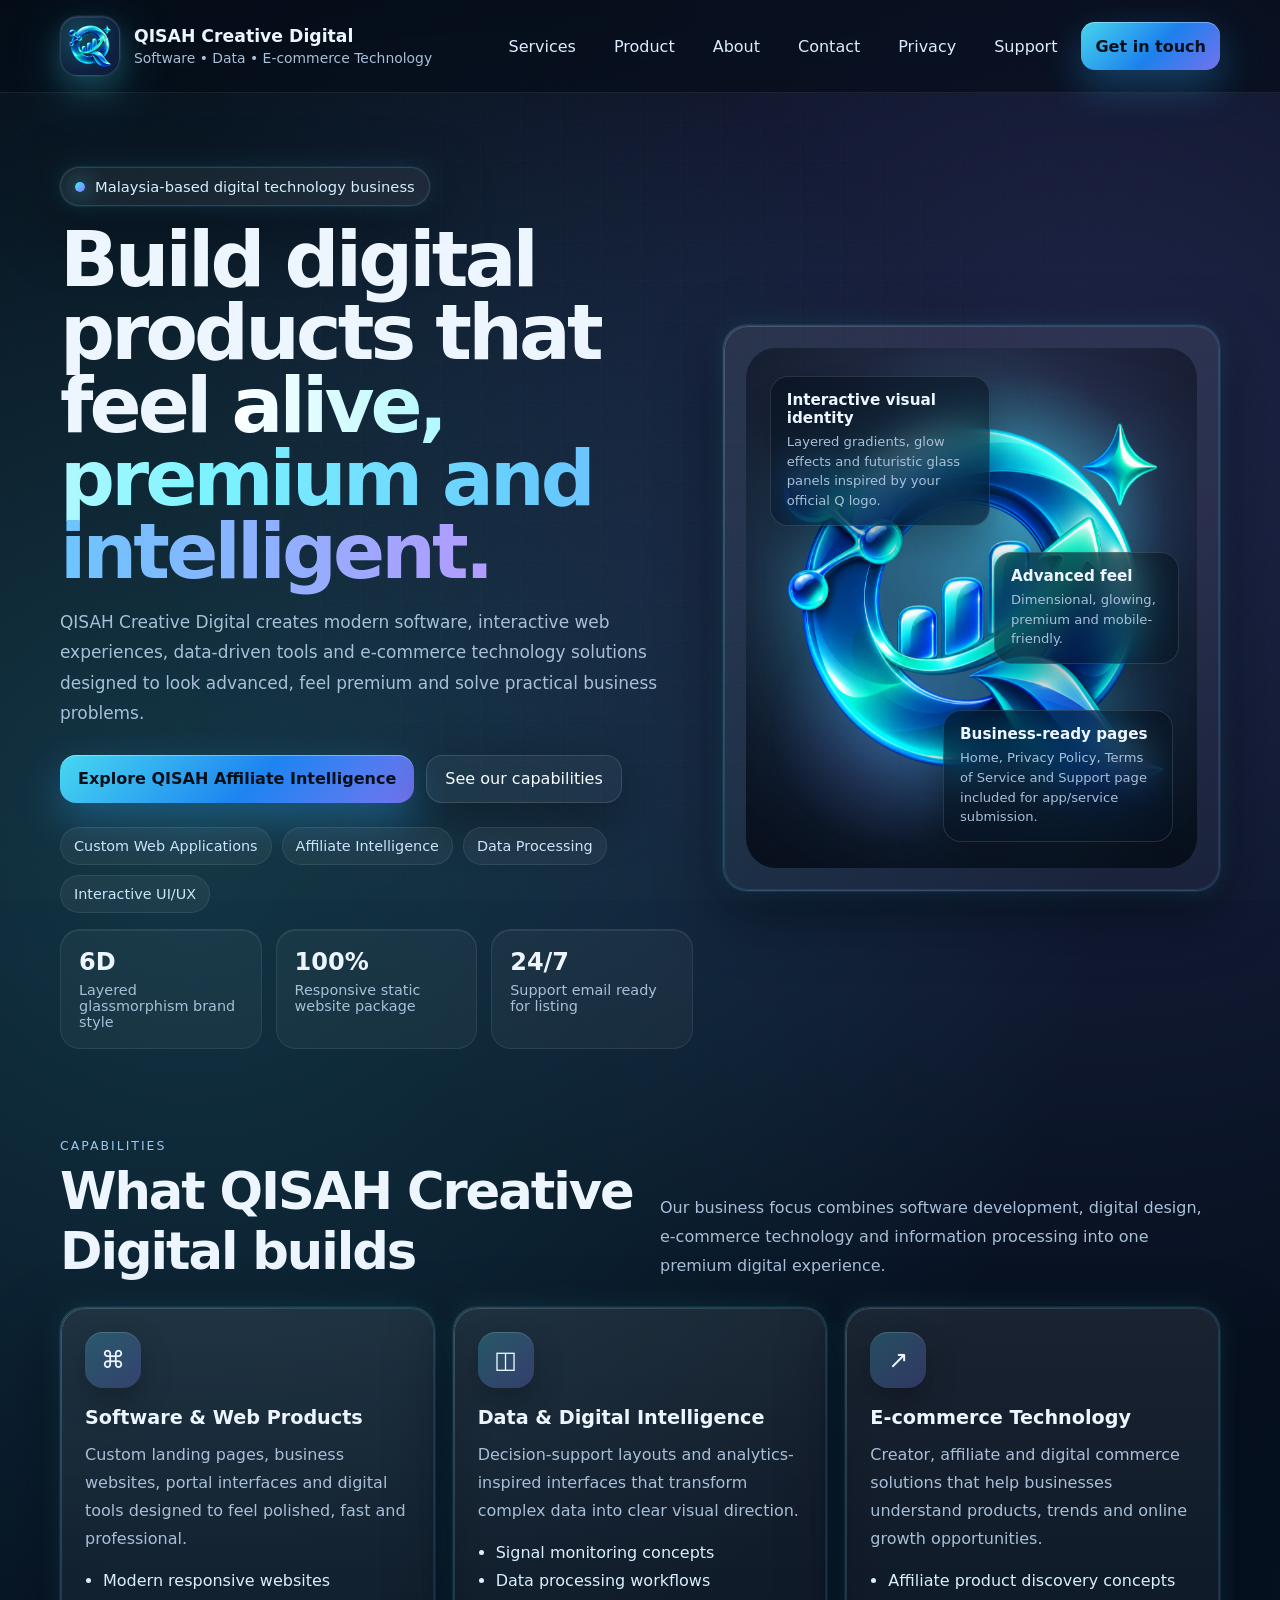
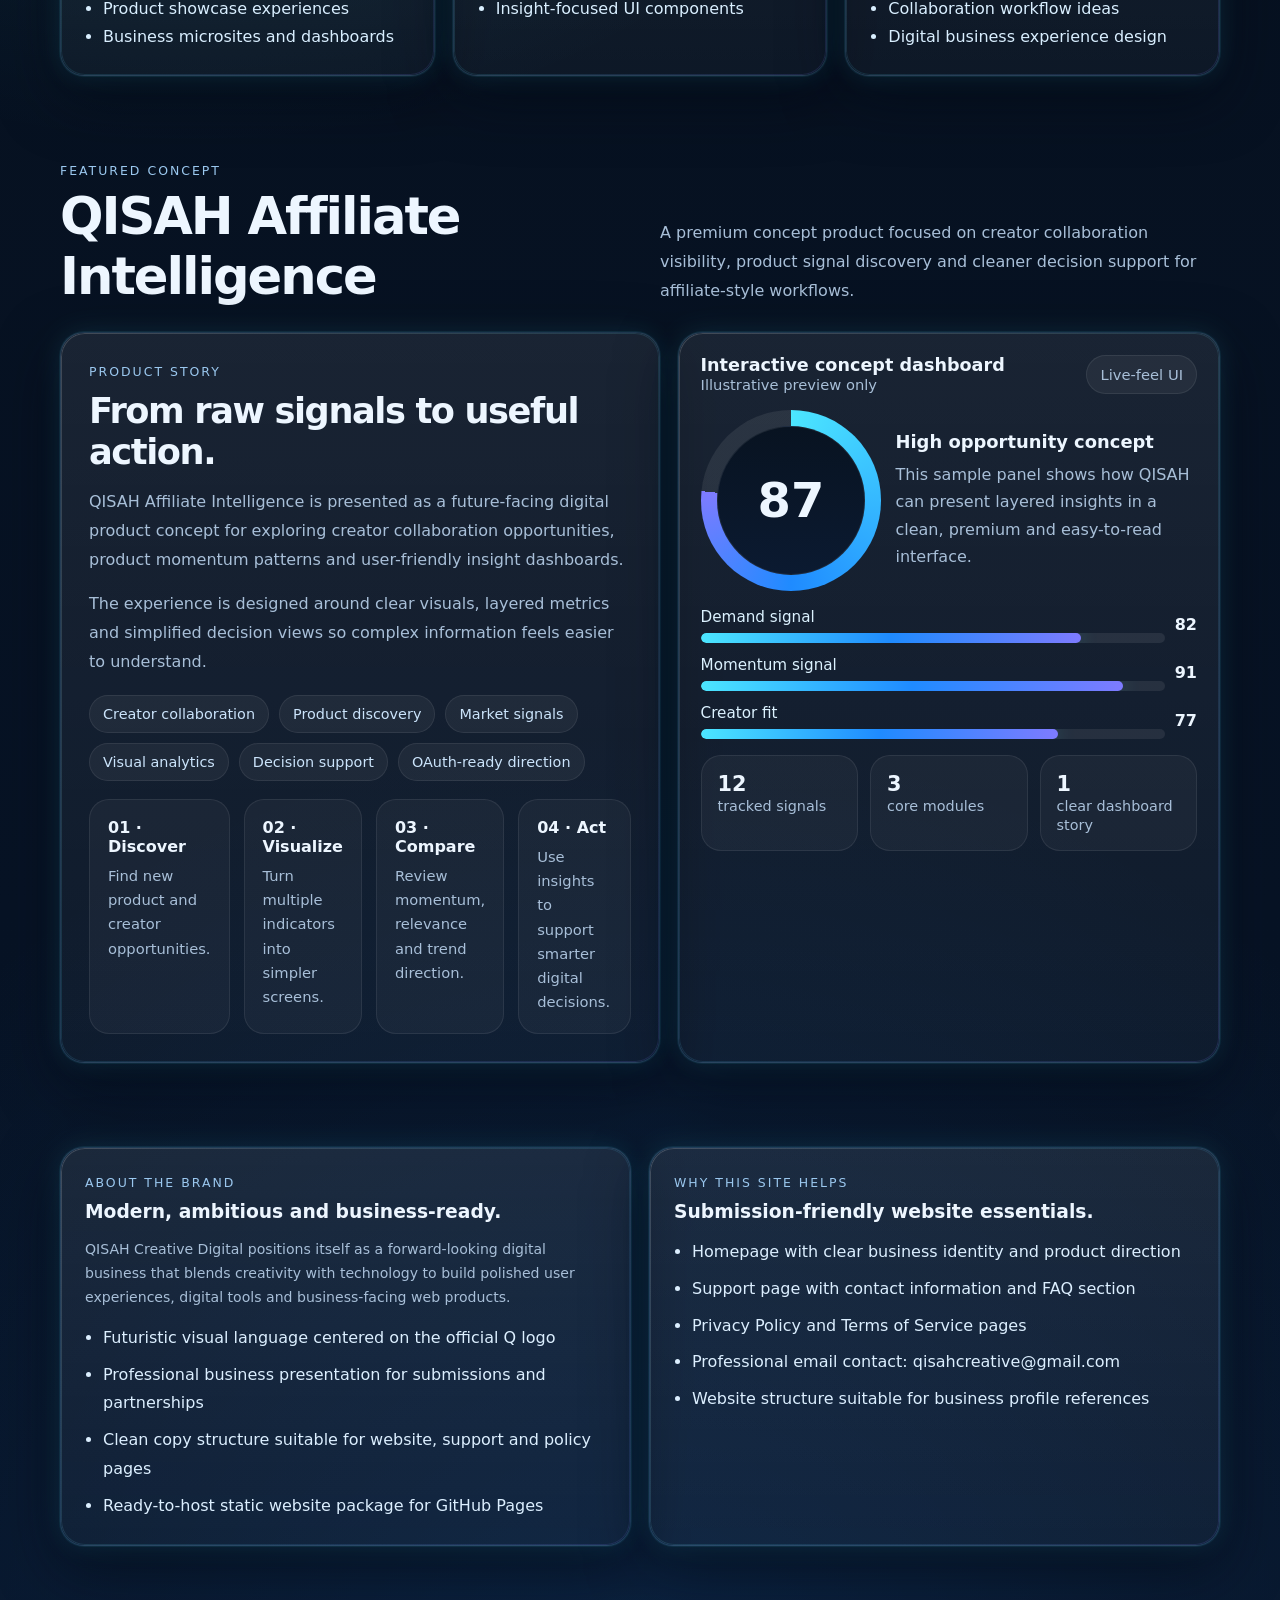
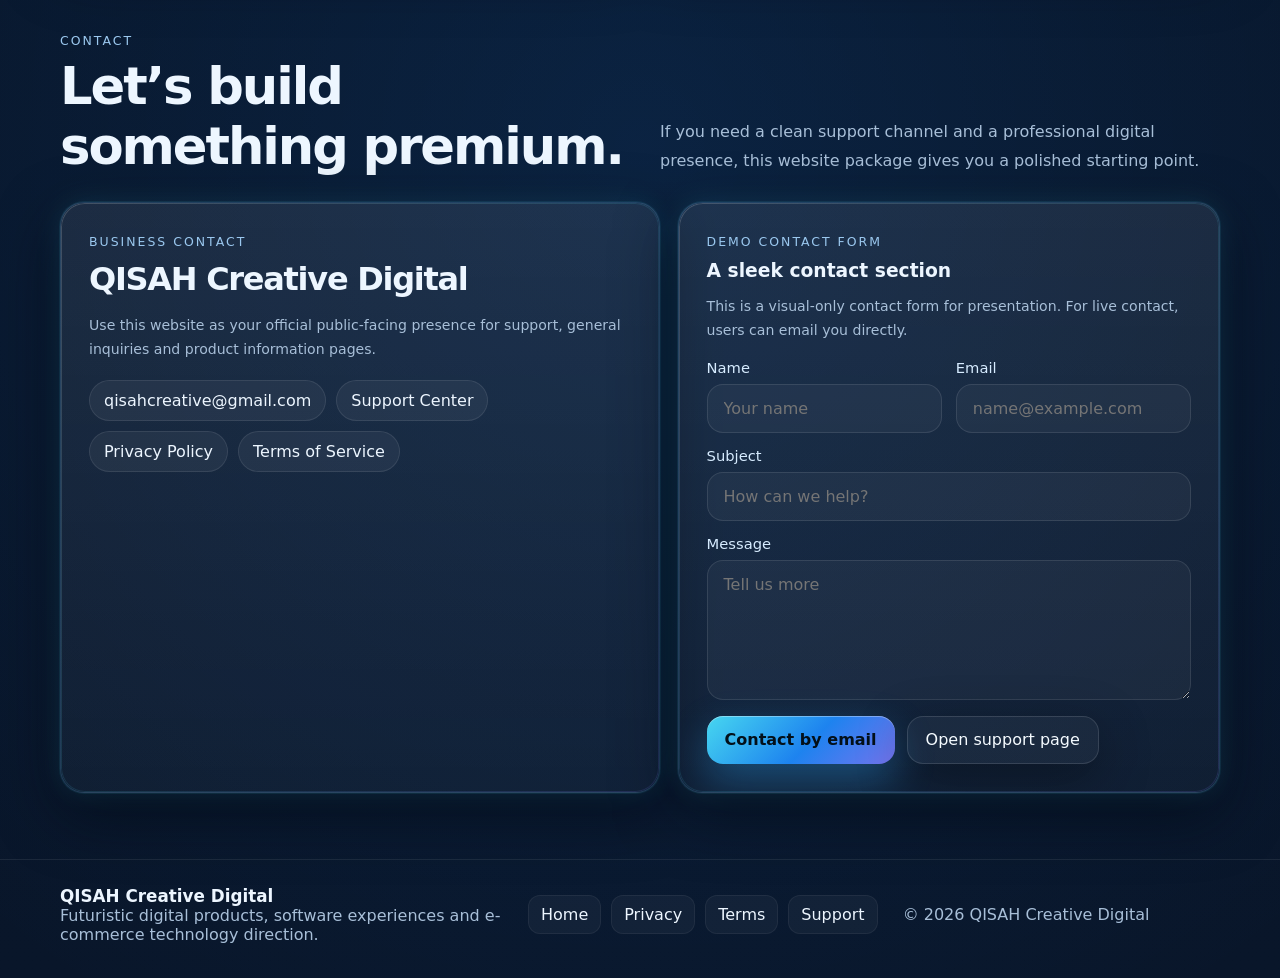
<file: index.html>
<!doctype html>
<html lang="en">
<head>
  <meta charset="utf-8">
  <meta name="viewport" content="width=device-width, initial-scale=1">
  <meta name="description" content="QISAH Creative Digital builds modern software, e-commerce technology, digital products and affiliate intelligence experiences.">
  <meta name="theme-color" content="#071325">
  <title>QISAH Creative Digital — Futuristic Digital Product Studio</title>
  <link rel="icon" href="assets/qisah-logo-v4.png">
  <link rel="stylesheet" href="styles-v4.css">
</head>
<body>
<div class="bg-grid" aria-hidden="true"></div>
<div class="noise" aria-hidden="true"></div>
<a class="skip-link" href="#main">Skip to content</a>
<header>
  <div class="site-shell nav">
    <a class="brand" href="index.html" aria-label="QISAH Creative Digital home">
      <img src="assets/qisah-logo-v4.png" alt="QISAH logo">
      <span class="brand-title">
        <strong>QISAH Creative Digital</strong>
        <span>Software • Data • E-commerce Technology</span>
      </span>
    </a>

    <button class="menu-btn" type="button" data-menu aria-expanded="false" aria-label="Open navigation">Menu</button>

    <nav class="nav-links" data-nav aria-label="Primary navigation">
      <a href="#services">Services</a>
      <a href="#product">Product</a>
      <a href="#about">About</a>
      <a href="#contact">Contact</a>
      <a href="privacy.html">Privacy</a>
      <a href="support.html">Support</a>
      <a class="btn primary" href="mailto:qisahcreative@gmail.com">Get in touch</a>
    </nav>
  </div>
</header>

<main id="main">
  <section class="site-shell hero">
    <div class="reveal">
      <span class="badge"><span class="dot"></span> Malaysia-based digital technology business</span>
      <h1>Build digital products that feel <span class="gradient-text">alive, premium and intelligent.</span></h1>
      <p>QISAH Creative Digital creates modern software, interactive web experiences, data-driven tools and e-commerce technology solutions designed to look advanced, feel premium and solve practical business problems.</p>
      <div class="hero-actions">
        <a class="btn primary" href="#product">Explore QISAH Affiliate Intelligence</a>
        <a class="btn secondary" href="#services">See our capabilities</a>
      </div>
      <div class="trust-line" aria-label="Core capabilities">
        <span>Custom Web Applications</span>
        <span>Affiliate Intelligence</span>
        <span>Data Processing</span>
        <span>Interactive UI/UX</span>
      </div>
      <div class="glass-stats">
        <div class="mini-card reveal"><b>6D</b><span>Layered glassmorphism brand style</span></div>
        <div class="mini-card reveal"><b>100%</b><span>Responsive static website package</span></div>
        <div class="mini-card reveal"><b>24/7</b><span>Support email ready for listing</span></div>
      </div>
    </div>

    <div class="card hero-visual reveal">
      <div class="logo-stage tilt" aria-label="Dimensional QISAH logo concept">
        <div class="hero-logo-wrap">
          <img src="assets/qisah-logo-v4.png" alt="QISAH Creative Digital dimensional logo">
        </div>
        <div class="floating-card float-one">
          <strong>Interactive visual identity</strong>
          <small>Layered gradients, glow effects and futuristic glass panels inspired by your official Q logo.</small>
        </div>
        <div class="floating-card float-two">
          <strong>Business-ready pages</strong>
          <small>Home, Privacy Policy, Terms of Service and Support page included for app/service submission.</small>
        </div>
        <div class="floating-card float-three">
          <strong>Advanced feel</strong>
          <small>Dimensional, glowing, premium and mobile-friendly.</small>
        </div>
      </div>
    </div>
  </section>

  <section id="services" class="site-shell block">
    <div class="section-head reveal">
      <div>
        <span class="kicker">Capabilities</span>
        <h2>What QISAH Creative Digital builds</h2>
      </div>
      <p>Our business focus combines software development, digital design, e-commerce technology and information processing into one premium digital experience.</p>
    </div>

    <div class="grid-3">
      <article class="card feature-card tilt reveal">
        <div class="icon" aria-hidden="true">⌘</div>
        <h3>Software & Web Products</h3>
        <p>Custom landing pages, business websites, portal interfaces and digital tools designed to feel polished, fast and professional.</p>
        <ul>
          <li>Modern responsive websites</li>
          <li>Product showcase experiences</li>
          <li>Business microsites and dashboards</li>
        </ul>
      </article>

      <article class="card feature-card tilt reveal">
        <div class="icon" aria-hidden="true">◫</div>
        <h3>Data & Digital Intelligence</h3>
        <p>Decision-support layouts and analytics-inspired interfaces that transform complex data into clear visual direction.</p>
        <ul>
          <li>Signal monitoring concepts</li>
          <li>Data processing workflows</li>
          <li>Insight-focused UI components</li>
        </ul>
      </article>

      <article class="card feature-card tilt reveal">
        <div class="icon" aria-hidden="true">↗</div>
        <h3>E-commerce Technology</h3>
        <p>Creator, affiliate and digital commerce solutions that help businesses understand products, trends and online growth opportunities.</p>
        <ul>
          <li>Affiliate product discovery concepts</li>
          <li>Collaboration workflow ideas</li>
          <li>Digital business experience design</li>
        </ul>
      </article>
    </div>
  </section>

  <section id="product" class="site-shell block">
    <div class="section-head reveal">
      <div>
        <span class="kicker">Featured concept</span>
        <h2>QISAH Affiliate Intelligence</h2>
      </div>
      <p>A premium concept product focused on creator collaboration visibility, product signal discovery and cleaner decision support for affiliate-style workflows.</p>
    </div>

    <div class="product-grid">
      <article class="card product-story reveal">
        <span class="kicker">Product story</span>
        <h2>From raw signals to useful action.</h2>
        <p>QISAH Affiliate Intelligence is presented as a future-facing digital product concept for exploring creator collaboration opportunities, product momentum patterns and user-friendly insight dashboards.</p>
        <p>The experience is designed around clear visuals, layered metrics and simplified decision views so complex information feels easier to understand.</p>
        <div class="pills">
          <span class="pill">Creator collaboration</span>
          <span class="pill">Product discovery</span>
          <span class="pill">Market signals</span>
          <span class="pill">Visual analytics</span>
          <span class="pill">Decision support</span>
          <span class="pill">OAuth-ready direction</span>
        </div>

        <div class="roadmap">
          <div class="road-step"><b>01 · Discover</b><span>Find new product and creator opportunities.</span></div>
          <div class="road-step"><b>02 · Visualize</b><span>Turn multiple indicators into simpler screens.</span></div>
          <div class="road-step"><b>03 · Compare</b><span>Review momentum, relevance and trend direction.</span></div>
          <div class="road-step"><b>04 · Act</b><span>Use insights to support smarter digital decisions.</span></div>
        </div>
      </article>

      <aside class="card dashboard reveal tilt" aria-labelledby="dashTitle">
        <div class="topline">
          <div>
            <h3 id="dashTitle">Interactive concept dashboard</h3>
            <span>Illustrative preview only</span>
          </div>
          <span class="pill">Live-feel UI</span>
        </div>

        <div class="score-panel">
          <div class="score-ring"><b>87</b></div>
          <div class="score-info">
            <strong>High opportunity concept</strong>
            <p>This sample panel shows how QISAH can present layered insights in a clean, premium and easy-to-read interface.</p>
          </div>
        </div>

        <div class="signal-list">
          <div class="signal">
            <div>
              <label>Demand signal</label>
              <div class="bar"><span style="width: 82%"></span></div>
            </div>
            <strong>82</strong>
          </div>
          <div class="signal">
            <div>
              <label>Momentum signal</label>
              <div class="bar"><span style="width: 91%"></span></div>
            </div>
            <strong>91</strong>
          </div>
          <div class="signal">
            <div>
              <label>Creator fit</label>
              <div class="bar"><span style="width: 77%"></span></div>
            </div>
            <strong>77</strong>
          </div>
        </div>

        <div class="metrics">
          <div class="metric"><b>12</b><span>tracked signals</span></div>
          <div class="metric"><b>3</b><span>core modules</span></div>
          <div class="metric"><b>1</b><span>clear dashboard story</span></div>
        </div>
      </aside>
    </div>
  </section>

  <section id="about" class="site-shell block">
    <div class="two-col">
      <article class="card list-panel reveal">
        <span class="kicker">About the brand</span>
        <h3>Modern, ambitious and business-ready.</h3>
        <p class="small-note">QISAH Creative Digital positions itself as a forward-looking digital business that blends creativity with technology to build polished user experiences, digital tools and business-facing web products.</p>
        <ul>
          <li>Futuristic visual language centered on the official Q logo</li>
          <li>Professional business presentation for submissions and partnerships</li>
          <li>Clean copy structure suitable for website, support and policy pages</li>
          <li>Ready-to-host static website package for GitHub Pages</li>
        </ul>
      </article>

      <article class="card list-panel reveal">
        <span class="kicker">Why this site helps</span>
        <h3>Submission-friendly website essentials.</h3>
        <ul>
          <li>Homepage with clear business identity and product direction</li>
          <li>Support page with contact information and FAQ section</li>
          <li>Privacy Policy and Terms of Service pages</li>
          <li>Professional email contact: qisahcreative@gmail.com</li>
          <li>Website structure suitable for business profile references</li>
        </ul>
      </article>
    </div>
  </section>

  <section id="contact" class="site-shell block">
    <div class="section-head reveal">
      <div>
        <span class="kicker">Contact</span>
        <h2>Let’s build something premium.</h2>
      </div>
      <p>If you need a clean support channel and a professional digital presence, this website package gives you a polished starting point.</p>
    </div>

    <div class="contact-grid">
      <article class="card cta-card reveal">
        <span class="kicker">Business contact</span>
        <h3 style="font-size:2rem;letter-spacing:-.04em;margin:.2rem 0 1rem">QISAH Creative Digital</h3>
        <p class="small-note">Use this website as your official public-facing presence for support, general inquiries and product information pages.</p>
        <div class="inline-links">
          <a href="mailto:qisahcreative@gmail.com">qisahcreative@gmail.com</a>
          <a href="support.html">Support Center</a>
          <a href="privacy.html">Privacy Policy</a>
          <a href="terms.html">Terms of Service</a>
        </div>
      </article>

      <article class="card form-card reveal">
        <span class="kicker">Demo contact form</span>
        <h3 style="margin:.2rem 0 0">A sleek contact section</h3>
        <p class="small-note">This is a visual-only contact form for presentation. For live contact, users can email you directly.</p>
        <div class="field-grid">
          <div class="field">
            <label for="name">Name</label>
            <input class="input" id="name" placeholder="Your name">
          </div>
          <div class="field">
            <label for="email">Email</label>
            <input class="input" id="email" type="email" placeholder="name@example.com">
          </div>
          <div class="field" style="grid-column:1 / -1">
            <label for="subject">Subject</label>
            <input class="input" id="subject" placeholder="How can we help?">
          </div>
          <div class="field" style="grid-column:1 / -1">
            <label for="message">Message</label>
            <textarea id="message" placeholder="Tell us more"></textarea>
          </div>
        </div>
        <div style="margin-top:16px;display:flex;gap:12px;flex-wrap:wrap">
          <a class="btn primary" href="mailto:qisahcreative@gmail.com">Contact by email</a>
          <a class="btn secondary" href="support.html">Open support page</a>
        </div>
      </article>
    </div>
  </section>
</main>

<footer class="footer">
  <div class="site-shell footer-grid">
    <div>
      <strong style="display:block;font-size:1.05rem">QISAH Creative Digital</strong>
      <span style="color:var(--muted)">Futuristic digital products, software experiences and e-commerce technology direction.</span>
    </div>
    <div class="footer-links">
      <a href="index.html">Home</a>
      <a href="privacy.html">Privacy</a>
      <a href="terms.html">Terms</a>
      <a href="support.html">Support</a>
    </div>
    <div style="color:var(--muted)">© <span data-year></span> QISAH Creative Digital</div>
  </div>
</footer>
<script src="script-v4.js"></script>
</body>
</html>
</file>
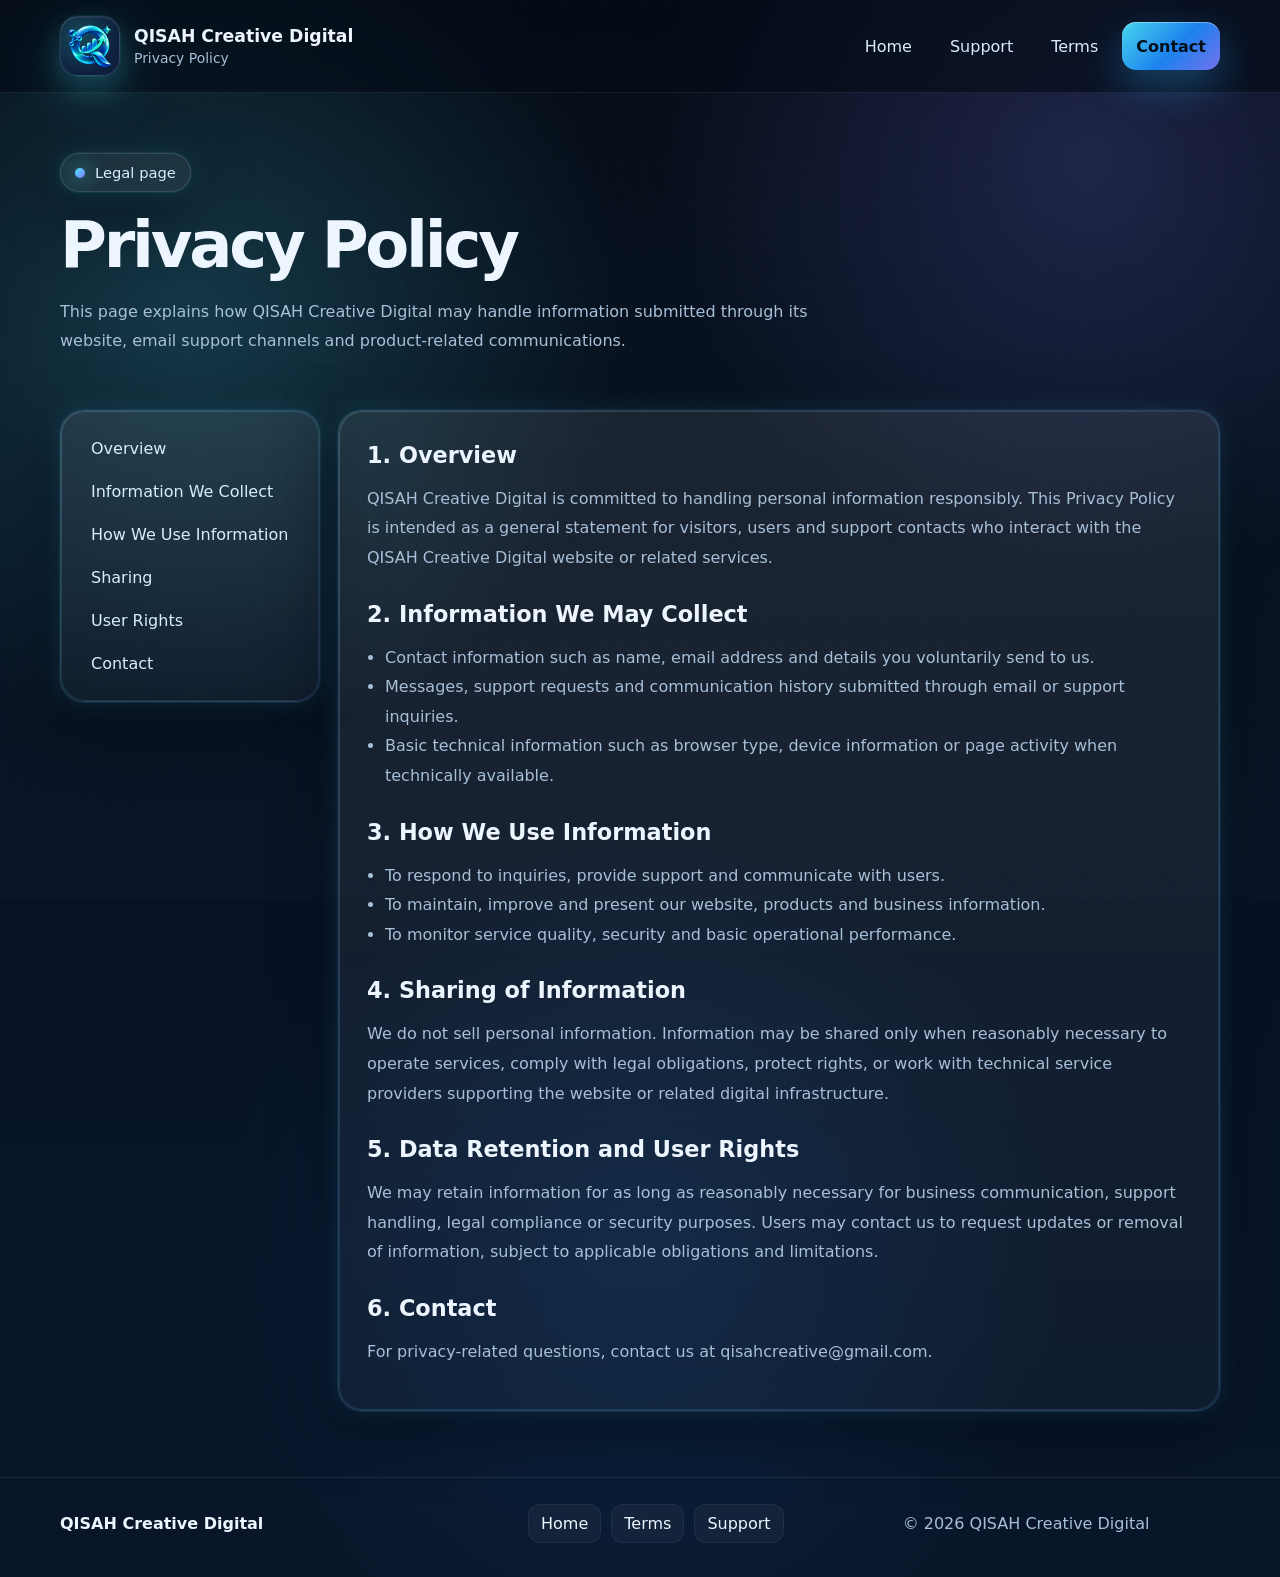
<file: privacy.html>
<!doctype html>
<html lang="en">
<head>
  <meta charset="utf-8">
  <meta name="viewport" content="width=device-width, initial-scale=1">
  <meta name="description" content="Privacy Policy for QISAH Creative Digital.">
  <meta name="theme-color" content="#071325">
  <title>Privacy Policy — QISAH Creative Digital</title>
  <link rel="icon" href="assets/qisah-logo-v4.png">
  <link rel="stylesheet" href="styles-v4.css">
</head>
<body>
<div class="bg-grid" aria-hidden="true"></div><div class="noise" aria-hidden="true"></div>
<header>
  <div class="site-shell nav">
    <a class="brand" href="index.html"><img src="assets/qisah-logo-v4.png" alt="QISAH logo"><span class="brand-title"><strong>QISAH Creative Digital</strong><span>Privacy Policy</span></span></a>
    <button class="menu-btn" type="button" data-menu aria-expanded="false">Menu</button>
    <nav class="nav-links" data-nav aria-label="Primary navigation">
      <a href="index.html">Home</a>
      <a href="support.html">Support</a>
      <a href="terms.html">Terms</a>
      <a class="btn primary" href="mailto:qisahcreative@gmail.com">Contact</a>
    </nav>
  </div>
</header>
<main>
  <section class="site-shell page-hero reveal">
    <span class="badge"><span class="dot"></span> Legal page</span>
    <h1>Privacy Policy</h1>
    <p>This page explains how QISAH Creative Digital may handle information submitted through its website, email support channels and product-related communications.</p>
  </section>
  <section class="site-shell content-wrap">
    <aside class="card side-nav reveal">
      <a href="#overview">Overview</a>
      <a href="#collect">Information We Collect</a>
      <a href="#use">How We Use Information</a>
      <a href="#share">Sharing</a>
      <a href="#rights">User Rights</a>
      <a href="#contact">Contact</a>
    </aside>
    <article class="card legal-card reveal">
      <section id="overview">
        <h2>1. Overview</h2>
        <p>QISAH Creative Digital is committed to handling personal information responsibly. This Privacy Policy is intended as a general statement for visitors, users and support contacts who interact with the QISAH Creative Digital website or related services.</p>
      </section>
      <section id="collect">
        <h2>2. Information We May Collect</h2>
        <ul>
          <li>Contact information such as name, email address and details you voluntarily send to us.</li>
          <li>Messages, support requests and communication history submitted through email or support inquiries.</li>
          <li>Basic technical information such as browser type, device information or page activity when technically available.</li>
        </ul>
      </section>
      <section id="use">
        <h2>3. How We Use Information</h2>
        <ul>
          <li>To respond to inquiries, provide support and communicate with users.</li>
          <li>To maintain, improve and present our website, products and business information.</li>
          <li>To monitor service quality, security and basic operational performance.</li>
        </ul>
      </section>
      <section id="share">
        <h2>4. Sharing of Information</h2>
        <p>We do not sell personal information. Information may be shared only when reasonably necessary to operate services, comply with legal obligations, protect rights, or work with technical service providers supporting the website or related digital infrastructure.</p>
      </section>
      <section id="rights">
        <h2>5. Data Retention and User Rights</h2>
        <p>We may retain information for as long as reasonably necessary for business communication, support handling, legal compliance or security purposes. Users may contact us to request updates or removal of information, subject to applicable obligations and limitations.</p>
      </section>
      <section id="contact">
        <h2>6. Contact</h2>
        <p>For privacy-related questions, contact us at <a href="mailto:qisahcreative@gmail.com">qisahcreative@gmail.com</a>.</p>
      </section>
    </article>
  </section>
</main>
<footer class="footer"><div class="site-shell footer-grid"><div><strong>QISAH Creative Digital</strong></div><div class="footer-links"><a href="index.html">Home</a><a href="terms.html">Terms</a><a href="support.html">Support</a></div><div style="color:var(--muted)">© <span data-year></span> QISAH Creative Digital</div></div></footer>
<script src="script-v4.js"></script>
</body>
</html>
</file>
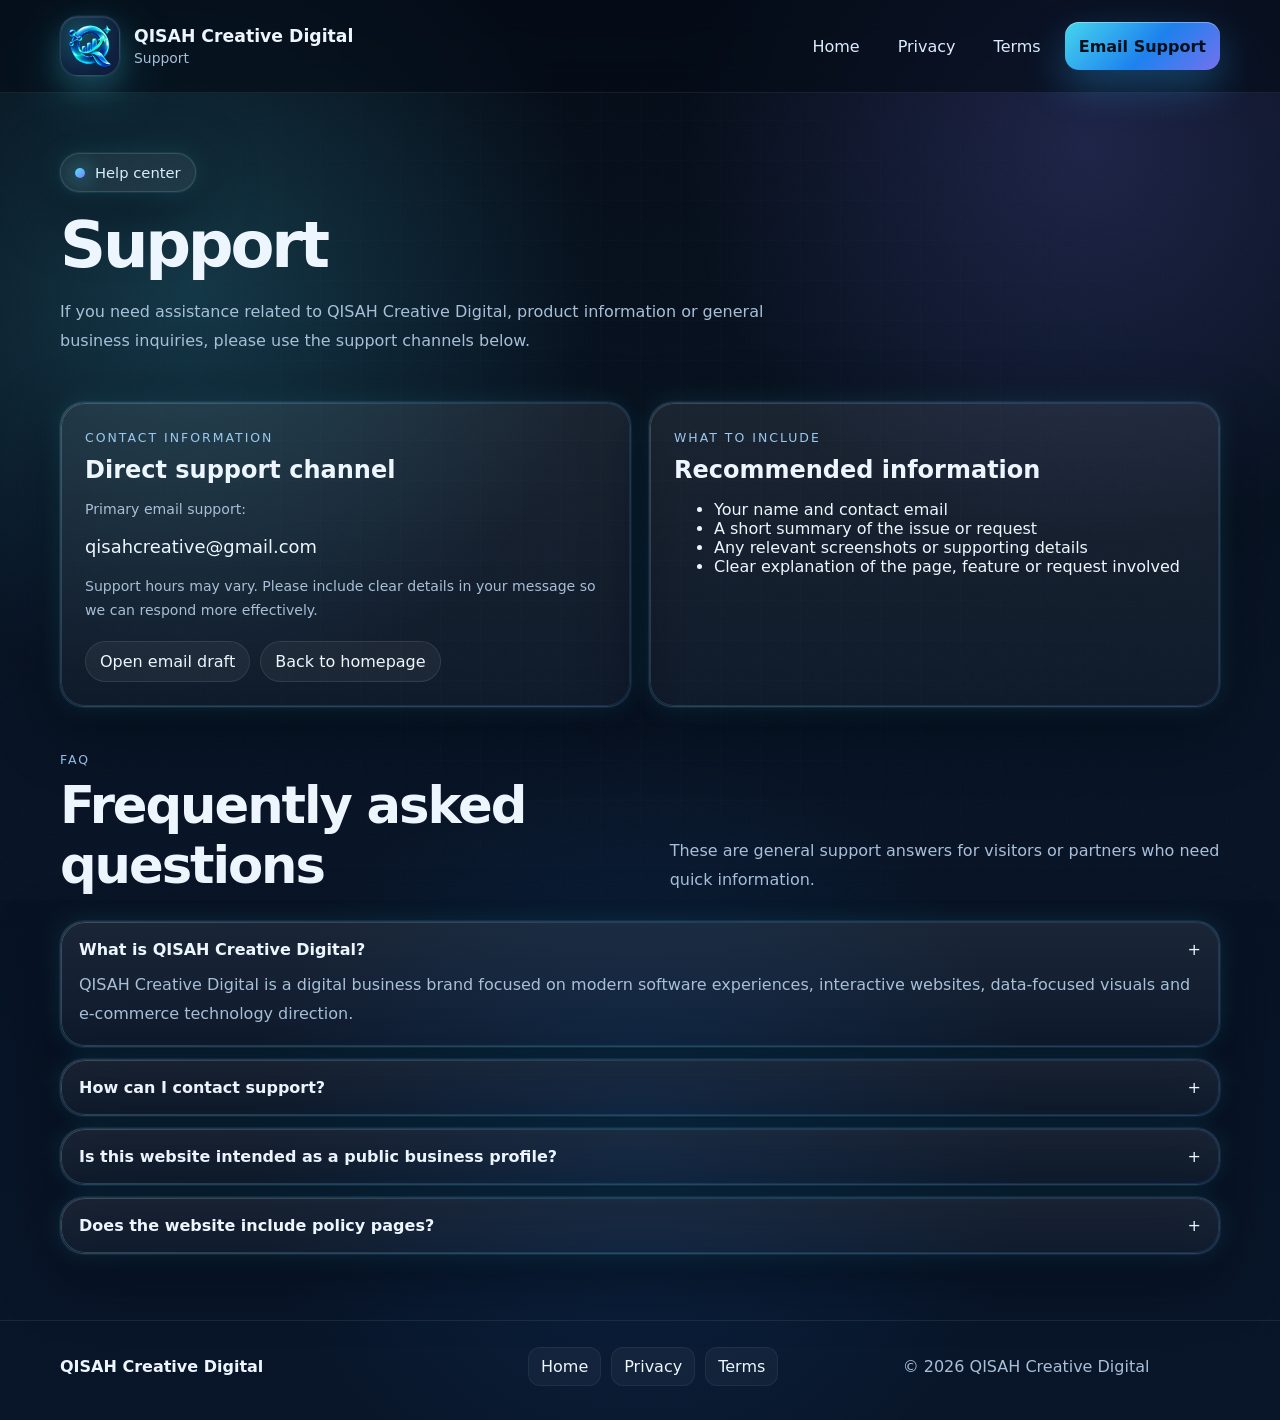
<file: support.html>
<!doctype html>
<html lang="en">
<head>
  <meta charset="utf-8">
  <meta name="viewport" content="width=device-width, initial-scale=1">
  <meta name="description" content="Support page for QISAH Creative Digital.">
  <meta name="theme-color" content="#071325">
  <title>Support — QISAH Creative Digital</title>
  <link rel="icon" href="assets/qisah-logo-v4.png">
  <link rel="stylesheet" href="styles-v4.css">
</head>
<body>
<div class="bg-grid" aria-hidden="true"></div><div class="noise" aria-hidden="true"></div>
<header>
  <div class="site-shell nav">
    <a class="brand" href="index.html"><img src="assets/qisah-logo-v4.png" alt="QISAH logo"><span class="brand-title"><strong>QISAH Creative Digital</strong><span>Support</span></span></a>
    <button class="menu-btn" type="button" data-menu aria-expanded="false">Menu</button>
    <nav class="nav-links" data-nav aria-label="Primary navigation">
      <a href="index.html">Home</a>
      <a href="privacy.html">Privacy</a>
      <a href="terms.html">Terms</a>
      <a class="btn primary" href="mailto:qisahcreative@gmail.com">Email Support</a>
    </nav>
  </div>
</header>
<main>
  <section class="site-shell page-hero reveal">
    <span class="badge"><span class="dot"></span> Help center</span>
    <h1>Support</h1>
    <p>If you need assistance related to QISAH Creative Digital, product information or general business inquiries, please use the support channels below.</p>
  </section>
  <section class="site-shell support-grid">
    <article class="card support-box reveal">
      <span class="kicker">Contact information</span>
      <h2 style="margin:.2rem 0 12px">Direct support channel</h2>
      <p class="small-note">Primary email support:</p>
      <p style="font-size:1.12rem;margin:0 0 18px"><a href="mailto:qisahcreative@gmail.com">qisahcreative@gmail.com</a></p>
      <p class="small-note">Support hours may vary. Please include clear details in your message so we can respond more effectively.</p>
      <div class="inline-links">
        <a href="mailto:qisahcreative@gmail.com?subject=Support%20Request%20for%20QISAH%20Creative%20Digital">Open email draft</a>
        <a href="index.html">Back to homepage</a>
      </div>
    </article>

    <article class="card support-box reveal">
      <span class="kicker">What to include</span>
      <h2 style="margin:.2rem 0 12px">Recommended information</h2>
      <ul>
        <li>Your name and contact email</li>
        <li>A short summary of the issue or request</li>
        <li>Any relevant screenshots or supporting details</li>
        <li>Clear explanation of the page, feature or request involved</li>
      </ul>
    </article>
  </section>

  <section class="site-shell block">
    <div class="section-head reveal">
      <div>
        <span class="kicker">FAQ</span>
        <h2>Frequently asked questions</h2>
      </div>
      <p>These are general support answers for visitors or partners who need quick information.</p>
    </div>

    <div class="accordion">
      <div class="card faq reveal open">
        <button type="button"><strong>What is QISAH Creative Digital?</strong><span>+</span></button>
        <p>QISAH Creative Digital is a digital business brand focused on modern software experiences, interactive websites, data-focused visuals and e-commerce technology direction.</p>
      </div>
      <div class="card faq reveal">
        <button type="button"><strong>How can I contact support?</strong><span>+</span></button>
        <p>You can contact support by emailing <a href="mailto:qisahcreative@gmail.com">qisahcreative@gmail.com</a>.</p>
      </div>
      <div class="card faq reveal">
        <button type="button"><strong>Is this website intended as a public business profile?</strong><span>+</span></button>
        <p>Yes. This website functions as a public-facing digital presence for business presentation, product direction, support contact and policy pages.</p>
      </div>
      <div class="card faq reveal">
        <button type="button"><strong>Does the website include policy pages?</strong><span>+</span></button>
        <p>Yes. Privacy Policy and Terms of Service pages are included alongside this Support page.</p>
      </div>
    </div>
  </section>
</main>
<footer class="footer"><div class="site-shell footer-grid"><div><strong>QISAH Creative Digital</strong></div><div class="footer-links"><a href="index.html">Home</a><a href="privacy.html">Privacy</a><a href="terms.html">Terms</a></div><div style="color:var(--muted)">© <span data-year></span> QISAH Creative Digital</div></div></footer>
<script src="script-v4.js"></script>
</body>
</html>
</file>
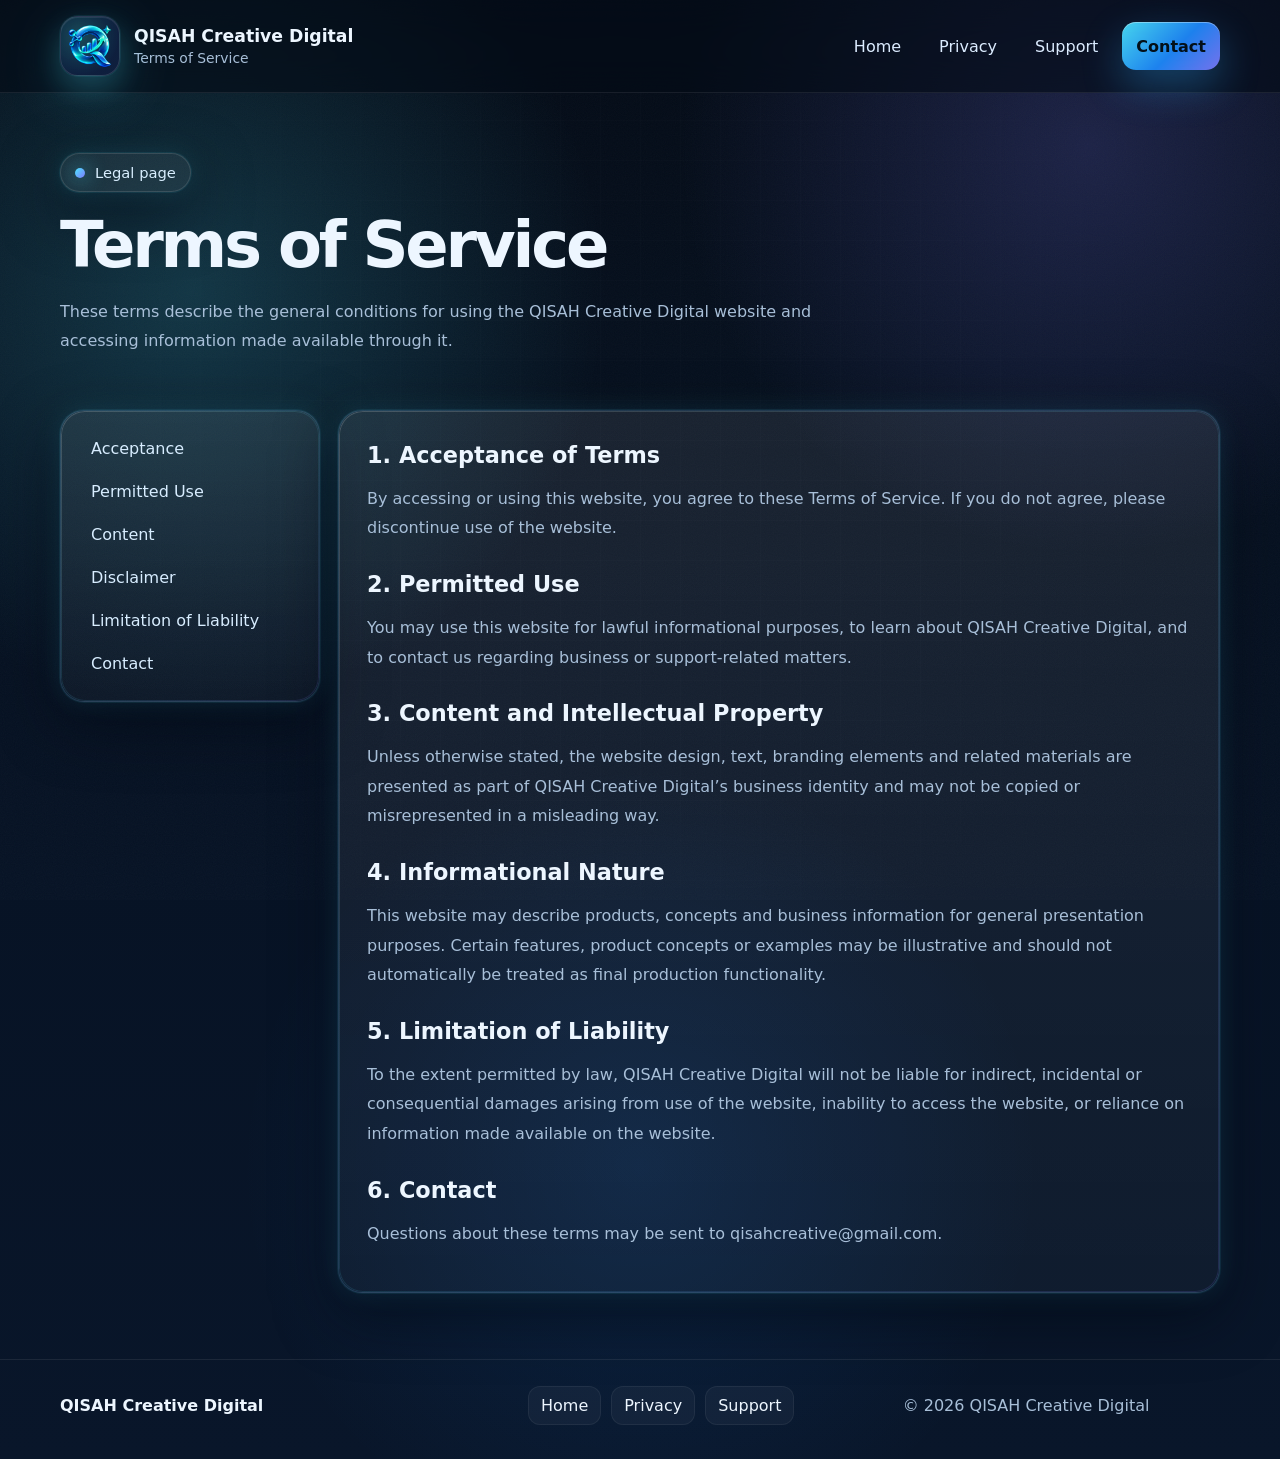
<file: terms.html>
<!doctype html>
<html lang="en">
<head>
  <meta charset="utf-8">
  <meta name="viewport" content="width=device-width, initial-scale=1">
  <meta name="description" content="Terms of Service for QISAH Creative Digital.">
  <meta name="theme-color" content="#071325">
  <title>Terms of Service — QISAH Creative Digital</title>
  <link rel="icon" href="assets/qisah-logo-v4.png">
  <link rel="stylesheet" href="styles-v4.css">
</head>
<body>
<div class="bg-grid" aria-hidden="true"></div><div class="noise" aria-hidden="true"></div>
<header>
  <div class="site-shell nav">
    <a class="brand" href="index.html"><img src="assets/qisah-logo-v4.png" alt="QISAH logo"><span class="brand-title"><strong>QISAH Creative Digital</strong><span>Terms of Service</span></span></a>
    <button class="menu-btn" type="button" data-menu aria-expanded="false">Menu</button>
    <nav class="nav-links" data-nav aria-label="Primary navigation">
      <a href="index.html">Home</a>
      <a href="privacy.html">Privacy</a>
      <a href="support.html">Support</a>
      <a class="btn primary" href="mailto:qisahcreative@gmail.com">Contact</a>
    </nav>
  </div>
</header>
<main>
  <section class="site-shell page-hero reveal">
    <span class="badge"><span class="dot"></span> Legal page</span>
    <h1>Terms of Service</h1>
    <p>These terms describe the general conditions for using the QISAH Creative Digital website and accessing information made available through it.</p>
  </section>
  <section class="site-shell content-wrap">
    <aside class="card side-nav reveal">
      <a href="#acceptance">Acceptance</a>
      <a href="#use">Permitted Use</a>
      <a href="#content">Content</a>
      <a href="#disclaimer">Disclaimer</a>
      <a href="#liability">Limitation of Liability</a>
      <a href="#contact">Contact</a>
    </aside>
    <article class="card legal-card reveal">
      <section id="acceptance">
        <h2>1. Acceptance of Terms</h2>
        <p>By accessing or using this website, you agree to these Terms of Service. If you do not agree, please discontinue use of the website.</p>
      </section>
      <section id="use">
        <h2>2. Permitted Use</h2>
        <p>You may use this website for lawful informational purposes, to learn about QISAH Creative Digital, and to contact us regarding business or support-related matters.</p>
      </section>
      <section id="content">
        <h2>3. Content and Intellectual Property</h2>
        <p>Unless otherwise stated, the website design, text, branding elements and related materials are presented as part of QISAH Creative Digital’s business identity and may not be copied or misrepresented in a misleading way.</p>
      </section>
      <section id="disclaimer">
        <h2>4. Informational Nature</h2>
        <p>This website may describe products, concepts and business information for general presentation purposes. Certain features, product concepts or examples may be illustrative and should not automatically be treated as final production functionality.</p>
      </section>
      <section id="liability">
        <h2>5. Limitation of Liability</h2>
        <p>To the extent permitted by law, QISAH Creative Digital will not be liable for indirect, incidental or consequential damages arising from use of the website, inability to access the website, or reliance on information made available on the website.</p>
      </section>
      <section id="contact">
        <h2>6. Contact</h2>
        <p>Questions about these terms may be sent to <a href="mailto:qisahcreative@gmail.com">qisahcreative@gmail.com</a>.</p>
      </section>
    </article>
  </section>
</main>
<footer class="footer"><div class="site-shell footer-grid"><div><strong>QISAH Creative Digital</strong></div><div class="footer-links"><a href="index.html">Home</a><a href="privacy.html">Privacy</a><a href="support.html">Support</a></div><div style="color:var(--muted)">© <span data-year></span> QISAH Creative Digital</div></div></footer>
<script src="script-v4.js"></script>
</body>
</html>
</file>
<file: styles-v4.css>
:root{
  --bg:#06101e;
  --bg-2:#0a1629;
  --panel:rgba(11,24,46,.75);
  --panel-2:rgba(13,29,56,.88);
  --line:rgba(110,196,255,.18);
  --line-strong:rgba(110,196,255,.38);
  --text:#edf6ff;
  --muted:#a8bfd8;
  --primary:#4ce6ff;
  --primary-2:#1f8bff;
  --accent:#7e7bff;
  --success:#5ef0c5;
  --shadow:0 14px 50px rgba(0,0,0,.36);
  --glow:0 0 0 1px rgba(76,230,255,.08),0 0 26px rgba(76,230,255,.12),0 20px 60px rgba(3,9,20,.65);
  --radius:24px;
  --container:min(1160px, calc(100% - 32px));
}
*{box-sizing:border-box}
html{scroll-behavior:smooth}
body{
  margin:0;
  font-family:Inter, ui-sans-serif, system-ui, -apple-system, Segoe UI, Roboto, Arial, sans-serif;
  color:var(--text);
  background:
    radial-gradient(circle at 15% 20%, rgba(76,230,255,.18), transparent 26%),
    radial-gradient(circle at 85% 10%, rgba(126,123,255,.2), transparent 24%),
    radial-gradient(circle at 50% 80%, rgba(31,139,255,.12), transparent 30%),
    linear-gradient(180deg, #040b16 0%, #06101e 25%, #071325 60%, #09162a 100%);
  min-height:100vh;
  overflow-x:hidden;
}
a{color:inherit;text-decoration:none}
img{max-width:100%;display:block}
button,input,textarea{font:inherit}
.site-shell{width:var(--container);margin-inline:auto}
.skip-link{position:absolute;left:-9999px}
.skip-link:focus{left:12px;top:12px;z-index:999;background:#fff;color:#000;padding:8px 12px;border-radius:10px}
.bg-grid{
  position:fixed; inset:0; pointer-events:none; z-index:-2; opacity:.35;
  background-image:linear-gradient(rgba(255,255,255,.035) 1px, transparent 1px), linear-gradient(90deg, rgba(255,255,255,.035) 1px, transparent 1px);
  background-size:40px 40px;
  mask-image:radial-gradient(circle at center, black 45%, transparent 95%);
}
.noise{
  position:fixed; inset:0; pointer-events:none; z-index:-1; opacity:.04;
  background-image:url("data:image/svg+xml,%3Csvg xmlns='http://www.w3.org/2000/svg' width='160' height='160' viewBox='0 0 160 160'%3E%3Cfilter id='n'%3E%3CfeTurbulence type='fractalNoise' baseFrequency='.9' numOctaves='2' stitchTiles='stitch'/%3E%3C/filter%3E%3Crect width='160' height='160' filter='url(%23n)' opacity='.8'/%3E%3C/svg%3E");
}
header{position:sticky;top:0;z-index:100;backdrop-filter:blur(18px);background:rgba(4,12,24,.62);border-bottom:1px solid rgba(255,255,255,.08)}
.nav{display:flex;align-items:center;justify-content:space-between;gap:20px;padding:16px 0}
.brand{display:flex;align-items:center;gap:14px;min-width:0}
.brand img{width:60px;height:60px;padding:6px;object-fit:contain;border-radius:18px;background:radial-gradient(circle at 30% 30%, rgba(76,230,255,.22), rgba(15,32,64,.96) 72%);border:1px solid rgba(255,255,255,.12);box-shadow:inset 0 1px 0 rgba(255,255,255,.08), 0 12px 28px rgba(76,230,255,.18), 0 0 0 1px rgba(76,230,255,.08);filter:drop-shadow(0 12px 28px rgba(76,230,255,.22))}
.brand-title{display:flex;flex-direction:column;gap:4px;min-width:0}
.brand-title strong{font-size:1.08rem;white-space:nowrap;overflow:hidden;text-overflow:ellipsis}
.brand-title span{font-size:.87rem;color:var(--muted)}
.nav-links{display:flex;align-items:center;gap:10px}
.nav-links a{padding:10px 14px;border-radius:14px;color:#dcecff}
.nav-links a:hover{background:rgba(255,255,255,.06)}
.menu-btn{display:none;border:1px solid rgba(255,255,255,.12);background:rgba(255,255,255,.04);color:#fff;padding:10px 14px;border-radius:14px}
.btn{
  display:inline-flex;align-items:center;justify-content:center;gap:10px;
  min-height:48px;padding:0 18px;border-radius:16px;border:1px solid rgba(255,255,255,.12);
  background:linear-gradient(180deg, rgba(255,255,255,.08), rgba(255,255,255,.03));
  color:#f5fbff;box-shadow:var(--shadow); transition:.25s ease; cursor:pointer;
}
.btn:hover{transform:translateY(-2px);border-color:rgba(255,255,255,.25)}
.btn.primary{
  background:linear-gradient(135deg, rgba(76,230,255,.92), rgba(31,139,255,.92) 55%, rgba(126,123,255,.92));
  color:#031019;border:0;font-weight:700;box-shadow:0 16px 40px rgba(48,175,255,.32), inset 0 1px 0 rgba(255,255,255,.35);
}
.btn.secondary{background:rgba(255,255,255,.04)}
.hero{display:grid;grid-template-columns:1.12fr .88fr;gap:30px;align-items:center;padding:74px 0 44px}
.badge{display:inline-flex;align-items:center;gap:10px;padding:10px 14px;border-radius:999px;background:rgba(255,255,255,.06);border:1px solid rgba(255,255,255,.12);color:#d8eefe;font-size:.92rem;box-shadow:var(--glow)}
.dot{width:10px;height:10px;border-radius:50%;background:linear-gradient(135deg,var(--primary),var(--accent));box-shadow:0 0 20px var(--primary)}
.hero h1{font-size:clamp(2.6rem, 6vw, 5.5rem);line-height:.95;letter-spacing:-.05em;margin:18px 0 18px}
.hero p{font-size:1.06rem;line-height:1.8;color:var(--muted);max-width:640px}
.gradient-text{background:linear-gradient(90deg,#fff,#7df4ff 30%, #66c9ff 60%, #b39bff);-webkit-background-clip:text;background-clip:text;color:transparent}
.hero-actions{display:flex;flex-wrap:wrap;gap:12px;margin-top:26px}
.trust-line{display:flex;flex-wrap:wrap;gap:10px;margin-top:24px}
.trust-line span,.pill{padding:10px 13px;border-radius:999px;background:rgba(255,255,255,.05);border:1px solid rgba(255,255,255,.08);color:#cbe4fb;font-size:.9rem}
.card{position:relative;background:linear-gradient(180deg, rgba(255,255,255,.08), rgba(255,255,255,.03));border:1px solid var(--line);border-radius:var(--radius);box-shadow:var(--glow);overflow:hidden}
.card::before{content:"";position:absolute;inset:0;border-radius:inherit;padding:1px;background:linear-gradient(135deg,rgba(255,255,255,.18),rgba(76,230,255,.12),rgba(126,123,255,.16));-webkit-mask:linear-gradient(#000 0 0) content-box,linear-gradient(#000 0 0);-webkit-mask-composite:xor;mask-composite:exclude;pointer-events:none}
.card-soft{padding:26px}
.hero-visual{padding:22px}
.logo-stage{position:relative;display:grid;place-items:center;min-height:520px;border-radius:30px;background:radial-gradient(circle at 50% 30%, rgba(76,230,255,.22), rgba(8,14,28,.3) 40%, rgba(6,12,24,.92));overflow:hidden}
.logo-stage::before,.logo-stage::after{content:"";position:absolute;border-radius:50%;filter:blur(4px)}
.logo-stage::before{width:300px;height:300px;background:radial-gradient(circle, rgba(76,230,255,.32), transparent 70%);top:22px;right:30px}
.logo-stage::after{width:240px;height:240px;background:radial-gradient(circle, rgba(126,123,255,.22), transparent 70%);left:24px;bottom:18px}
.hero-logo-wrap{position:relative;z-index:2;display:grid;place-items:center}
.hero-logo-wrap img{width:min(90%, 500px);filter:drop-shadow(0 24px 55px rgba(54,184,255,.26)) drop-shadow(0 0 30px rgba(76,230,255,.2));transform:translateZ(0)}
.floating-card{position:absolute;z-index:3;padding:14px 16px;border-radius:18px;backdrop-filter:blur(18px);background:rgba(4,15,29,.58);border:1px solid rgba(255,255,255,.12);box-shadow:0 16px 40px rgba(0,0,0,.35)}
.floating-card strong{display:block;font-size:.95rem}
.floating-card small{display:block;margin-top:5px;color:var(--muted);font-size:.82rem;line-height:1.5}
.float-one{top:28px;left:24px;max-width:220px}
.float-two{bottom:26px;right:24px;max-width:230px}
.float-three{top:50%;right:18px;transform:translateY(-50%);max-width:185px}
.glass-stats{display:grid;grid-template-columns:repeat(3,1fr);gap:14px;margin-top:16px}
.mini-card{padding:18px;border-radius:20px;background:rgba(255,255,255,.04);border:1px solid rgba(255,255,255,.08);box-shadow:inset 0 1px 0 rgba(255,255,255,.08)}
.mini-card b{display:block;font-size:1.5rem}
.mini-card span{display:block;margin-top:6px;color:var(--muted);font-size:.9rem}
section.block{padding:42px 0}
.section-head{display:flex;align-items:end;justify-content:space-between;gap:24px;margin-bottom:26px}
.section-head h2{font-size:clamp(2rem, 4vw, 3.2rem);margin:0;letter-spacing:-.04em}
.section-head p{max-width:560px;color:var(--muted);line-height:1.8;margin:0}
.kicker{display:inline-block;margin-bottom:8px;text-transform:uppercase;letter-spacing:.16em;font-size:.78rem;color:#9bc8ef}
.grid-3{display:grid;grid-template-columns:repeat(3,1fr);gap:18px}
.feature-card{padding:24px;min-height:250px}
.feature-card .icon{display:grid;place-items:center;width:56px;height:56px;border-radius:18px;background:linear-gradient(135deg, rgba(76,230,255,.22), rgba(126,123,255,.26));font-size:1.5rem;box-shadow:inset 0 1px 0 rgba(255,255,255,.15), 0 12px 30px rgba(0,0,0,.25)}
.feature-card h3{font-size:1.2rem;margin:18px 0 12px}
.feature-card p{color:var(--muted);line-height:1.75;margin:0}
.feature-card ul{padding-left:18px;color:#d9efff;line-height:1.75;margin:14px 0 0}
.product-grid{display:grid;grid-template-columns:1.05fr .95fr;gap:18px;align-items:stretch}
.product-story{padding:28px}
.product-story h2{font-size:2.2rem;margin:.2rem 0 1rem;letter-spacing:-.04em}
.product-story p{color:var(--muted);line-height:1.8}
.pills{display:flex;flex-wrap:wrap;gap:10px;margin-top:18px}
.dashboard{padding:22px;display:flex;flex-direction:column;gap:16px}
.topline{display:flex;align-items:center;justify-content:space-between;gap:12px}
.topline h3{margin:0;font-size:1.1rem}
.topline span{color:var(--muted);font-size:.92rem}
.score-panel{display:grid;grid-template-columns:.75fr 1.25fr;gap:14px;align-items:center}
.score-ring{position:relative;display:grid;place-items:center;aspect-ratio:1;border-radius:50%;background:conic-gradient(var(--primary) 0deg, var(--primary-2) 180deg, var(--accent) 276deg, rgba(255,255,255,.08) 276deg 360deg)}
.score-ring::before{content:"";position:absolute;inset:16px;border-radius:50%;background:linear-gradient(180deg,#081321,#0b1a31);border:1px solid rgba(255,255,255,.08)}
.score-ring b{position:relative;z-index:1;font-size:3rem}
.score-info strong{font-size:1.12rem}
.score-info p{color:var(--muted);line-height:1.7;margin:.6rem 0 0}
.signal-list{display:grid;gap:12px}
.signal{display:grid;grid-template-columns:1fr auto;gap:10px;align-items:center}
.signal label{font-size:.95rem;color:#dcf2ff}
.bar{position:relative;height:10px;border-radius:999px;background:rgba(255,255,255,.08);overflow:hidden;margin-top:7px}
.bar > span{position:absolute;inset:0 auto 0 0;border-radius:inherit;background:linear-gradient(90deg,var(--primary),var(--primary-2),var(--accent));box-shadow:0 0 20px rgba(76,230,255,.24)}
.metrics{display:grid;grid-template-columns:repeat(3,1fr);gap:12px}
.metric{padding:16px;border-radius:20px;background:rgba(255,255,255,.04);border:1px solid rgba(255,255,255,.08)}
.metric b{font-size:1.3rem;display:block}
.metric span{font-size:.9rem;color:var(--muted)}
.two-col{display:grid;grid-template-columns:1fr 1fr;gap:18px}
.list-panel{padding:24px}
.list-panel h3{margin:.2rem 0 1rem}
.list-panel ul{margin:0;padding-left:18px;color:#dcefff;line-height:1.8}
.list-panel li+li{margin-top:8px}
.roadmap{display:grid;grid-template-columns:repeat(4,1fr);gap:14px;margin-top:18px}
.road-step{padding:18px;border-radius:20px;background:rgba(255,255,255,.04);border:1px solid rgba(255,255,255,.08)}
.road-step b{display:block;margin-bottom:8px}
.road-step span{display:block;color:var(--muted);line-height:1.65;font-size:.92rem}
.contact-grid{display:grid;grid-template-columns:1.05fr .95fr;gap:18px;align-items:stretch}
.form-card,.cta-card{padding:28px}
.field-grid{display:grid;grid-template-columns:1fr 1fr;gap:14px;margin-top:16px}
.field{display:flex;flex-direction:column;gap:8px}
.field label{font-size:.92rem;color:#d7ecff}
.input, textarea{
  width:100%;background:rgba(255,255,255,.04);border:1px solid rgba(255,255,255,.1);color:#fff;
  border-radius:16px;padding:14px 16px;outline:none;
}
.input:focus, textarea:focus{border-color:var(--line-strong);box-shadow:0 0 0 4px rgba(76,230,255,.08)}
textarea{min-height:140px;resize:vertical}
.small-note{font-size:.88rem;color:var(--muted);line-height:1.7}
.inline-links{display:flex;flex-wrap:wrap;gap:10px;margin-top:18px}
.inline-links a{padding:10px 14px;border-radius:999px;background:rgba(255,255,255,.05);border:1px solid rgba(255,255,255,.09)}
.footer{border-top:1px solid rgba(255,255,255,.08);margin-top:24px}
.footer-grid{display:grid;grid-template-columns:1.2fr .95fr .85fr;gap:20px;align-items:center;padding:26px 0 34px}
.footer-links{display:flex;flex-wrap:wrap;gap:10px}
.footer-links a{padding:9px 12px;border-radius:12px;background:rgba(255,255,255,.04);border:1px solid rgba(255,255,255,.06)}
.page-hero{padding:60px 0 30px}
.page-hero h1{font-size:clamp(2.2rem, 5vw, 4rem);margin:16px 0 10px;letter-spacing:-.05em}
.page-hero p{max-width:760px;color:var(--muted);line-height:1.8}
.content-wrap{display:grid;grid-template-columns:260px 1fr;gap:18px;padding:8px 0 42px}
.side-nav{position:sticky;top:92px;align-self:start;padding:16px}
.side-nav a{display:block;padding:12px 14px;border-radius:14px;color:#d8edff}
.side-nav a:hover{background:rgba(255,255,255,.06)}
.legal-card{padding:28px}
.legal-card section+section{margin-top:28px}
.legal-card h2{font-size:1.4rem;margin:.2rem 0 12px}
.legal-card p,.legal-card li{color:var(--muted);line-height:1.85}
.legal-card ul{padding-left:18px}
.support-grid{display:grid;grid-template-columns:1fr 1fr;gap:18px}
.support-box{padding:24px}
.accordion{display:grid;gap:12px;margin-top:10px}
.faq{padding:18px}
.faq button{all:unset;display:flex;justify-content:space-between;align-items:center;width:100%;gap:16px;cursor:pointer}
.faq button strong{font-size:1rem}
.faq p{color:var(--muted);line-height:1.8;margin:12px 0 0;display:none}
.faq.open p{display:block}
.reveal{opacity:0;transform:translateY(26px);transition:opacity .7s ease, transform .7s ease}
.reveal.visible{opacity:1;transform:none}
@media (max-width: 1100px){
  .hero,.product-grid,.two-col,.contact-grid,.content-wrap,.support-grid,.footer-grid{grid-template-columns:1fr}
  .glass-stats,.grid-3,.metrics,.roadmap{grid-template-columns:repeat(2,1fr)}
  .section-head{display:block}
  .section-head p{margin-top:12px}
  .content-wrap{padding-top:0}
  .side-nav{position:relative;top:0}
}
@media (max-width: 760px){
  .nav{padding:12px 0}
  .menu-btn{display:block}
  .nav-links{position:absolute;left:16px;right:16px;top:74px;display:none;flex-direction:column;align-items:stretch;padding:14px;border-radius:22px;background:rgba(4,12,24,.96);border:1px solid rgba(255,255,255,.08);box-shadow:var(--shadow)}
  .nav-links.open{display:flex}
  .hero{padding-top:36px}
  .logo-stage{min-height:410px}
  .hero h1{font-size:clamp(2.3rem, 12vw, 4rem)}
  .glass-stats,.grid-3,.metrics,.roadmap,.field-grid{grid-template-columns:1fr}
  .score-panel{grid-template-columns:1fr}
  .float-three{display:none}
  .float-one,.float-two{position:static;max-width:none;margin-top:12px}
  .hero-visual{padding:0;background:none;border:0;box-shadow:none}
  .footer-grid{padding-bottom:22px}
}
</file>
